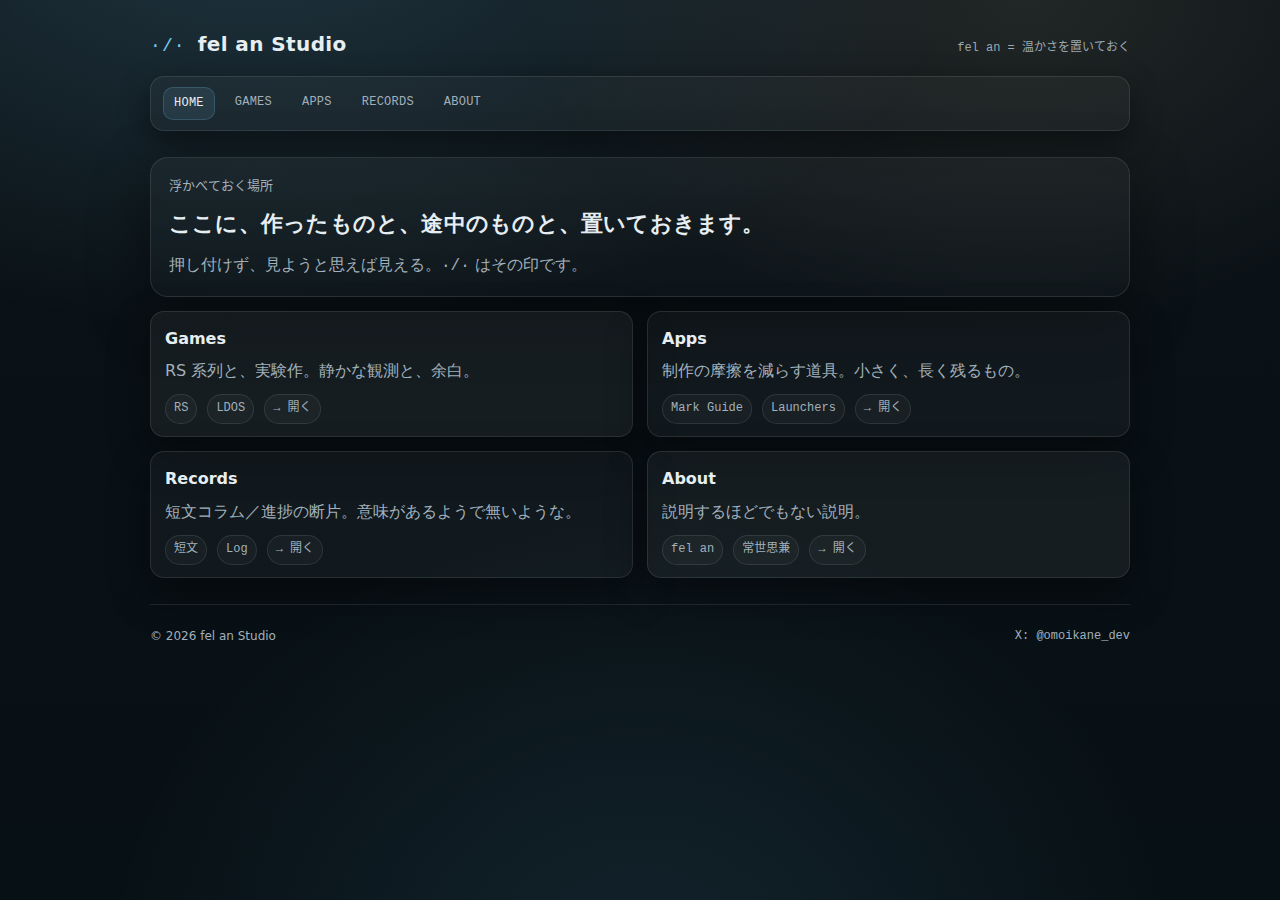
<file: index.html>
<!doctype html>
<html lang="ja">
<head>
  <meta charset="utf-8" />
  <meta name="viewport" content="width=device-width, initial-scale=1" />
  <title>HOME · fel an Studio</title>
  <meta name="description" content="fel an Studio の入口" />
  <link rel="stylesheet" href="./style.css" />
</head>
<body>
  <header class="wrap site">
    <div class="brand">
      <div class="mark">·/·</div>
      <h1>fel an Studio</h1>
      <div class="tag mono">fel an = 温かさを置いておく</div>
    </div>
    <div data-common-nav></div>
  </header>

  <main class="wrap">
    <section class="hero">
  <p class="title">浮かべておく場所</p>
  <h2>ここに、作ったものと、途中のものと、置いておきます。</h2>
  <p>押し付けず、見ようと思えば見える。<span class="mono">·/·</span> はその印です。</p>
  
</section>

<section class="grid">
  <article class="card">
    <h3>Games</h3>
    <p>RS 系列と、実験作。静かな観測と、余白。</p>
    <div class="meta">
      <span class="pill">RS</span>
      <span class="pill">LDOS</span>
      <a href="games.html" class="pill">→ 開く</a>
    </div>
  </article>

  <article class="card soft">
    <h3>Apps</h3>
    <p>制作の摩擦を減らす道具。小さく、長く残るもの。</p>
    <div class="meta">
      <span class="pill">Mark Guide</span>
      <span class="pill">Launchers</span>
      <a href="apps.html" class="pill">→ 開く</a>
    </div>
  </article>

  <article class="card soft">
    <h3>Records</h3>
    <p>短文コラム／進捗の断片。意味があるようで無いような。</p>
    <div class="meta">
      <span class="pill">短文</span>
      <span class="pill">Log</span>
      <a href="records.html" class="pill">→ 開く</a>
    </div>
  </article>

  <article class="card">
    <h3>About</h3>
    <p>説明するほどでもない説明。</p>
    <div class="meta">
      <span class="pill">fel an</span>
      <span class="pill">常世思兼</span>
      <a href="about.html" class="pill">→ 開く</a>
    </div>
  </article>
</section>

  </main>

  <footer class="wrap">
    <div class="footline">
      <small>© <span id="y"></span> fel an Studio</small>
      <small class="mono">X: <a href="https://x.com/tokoyo_omoikane" target="_blank" rel="noopener noreferrer">@omoikane_dev</a></small>
    </div>
  </footer>

  <script>document.getElementById("y").textContent = new Date().getFullYear();</script>
  <script src="./assets/nav.js"></script>
</body>
</html>
</file>
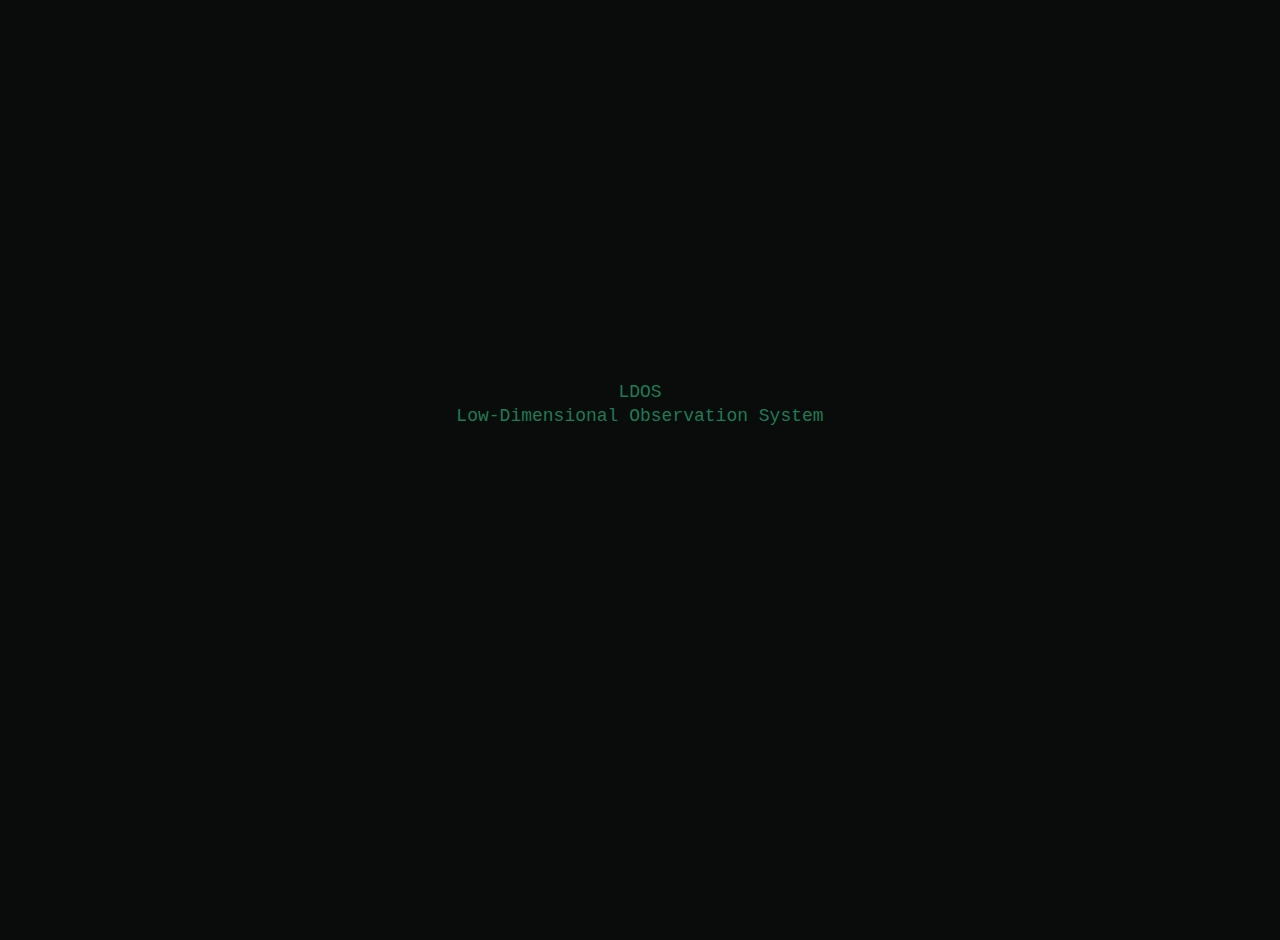
<file: games/ldos/index.html>
<!DOCTYPE html>
<html lang="ja">
<head>
    <meta charset="UTF-8">
    <title>LDOS</title>
    <style>
        body {
            background-color: #090C0B;
            color: #1F7A55;
            font-family: 'Ubuntu Mono', 'Cascadia Code', 'Courier New', monospace;
            font-size: 18px; 
            margin: 0;
            padding: 20px;
            display: flex;
            flex-direction: column;
            height: 100vh;
            overflow: hidden;
            line-height: 1.3;
        }

        /* ヘッダーのレイアウト固定 */
        .sys-header { 
            display: grid;
            grid-template-columns: 220px 1fr auto; 
            align-items: center;
            margin-bottom: 10px;
            opacity: 0.8;
            border-bottom: 1px solid #165e3d;
            padding-bottom: 10px;
        }

        .guide-plate { font-size: 0.8em; opacity: 0.5; }

        .directory { display: flex; gap: 20px; }
        .dir-item { cursor: default; }
        .active-dir { font-weight: bold; border-left: 2px solid #26A269; border-right: 2px solid #26A269; padding: 0 8px; }
        
        #main-container { display: flex; flex-grow: 1; overflow: hidden; }
        
        /* 物理的な面合わせ：左パネル幅を固定 */
        #left-panel { width: 550px; border-right: 1px solid #1F7A55; padding-right: 20px; flex-shrink: 0; }
        #right-panel { flex-grow: 1; padding-left: 30px; white-space: pre; }
        
        #startup-console { white-space: pre; font-size: 18px; }
        .cursor-blink {
            display: inline-block; width: 10px; height: 18px;
            background-color: #1F7A55; animation: blink 1s step-end infinite;
            vertical-align: middle;
        }
        @keyframes blink { 0%, 49% { opacity: 1; } 50%, 100% { opacity: 0; } }
        .selected-universe { background-color: rgba(38,162,105,0.10); }

        /* Color roles (Gen1) */
        #sys-label { color: #6F8F82; }
        #res-indicator { color: #6F8F82; border-color: #1F7A55; }
        .guide-plate { border: 1px solid #1F7A55; color: #6F8F82; }
        #universe-list { white-space: pre; font-size: 16px; line-height: 1.25; }
        .u-meta, .u-val, .u-var, .u-sep { color: #1F7A55; }
        .u-unit, .u-hint, .u-dim { color: #6F8F82; }
        .u-log { color: #26A269; }
        #right-panel { color: #26A269; }
    
</style>
</head>
<body>
    <div id="boot-screen" style="white-space: pre; position: absolute; top: 45%; left: 50%; transform: translate(-50%, -50%); text-align: center; display: none;">
LDOS
Low-Dimensional Observation System
    </div>

    <div id="ui-main" style="display:none;">
        <div class="sys-header">
            <div id="sys-label">LDOS v0.4.0 — Gen1</div>
            <div id="res-indicator" class="guide-plate">SCAN: [||||||||||]  SYNC: OPTIMAL</div>
            <div class="directory" id="nav-dir"></div>
        </div>
        <div class="guide-plate" style="margin-bottom:15px; border-bottom: 1px solid #165e3d; padding-bottom:5px;">
            [W/S]:Select [A/D]:Dir [1/2/3]:Action [ESC]:Logoff
        </div>
        
        <div id="main-container">
            <div id="left-panel">
                <div style="opacity: 0.5; margin-bottom: 8px; font-size: 0.9em;"> ID(GEN)   VAL.        VAR:      | LIVE_LOG</div>
                <div id="universe-list"></div>
            </div>
            <div id="right-panel"></div>
        </div>
    </div>

    <div id="startup-console"></div>

    <script>
        const uiMain = document.getElementById('ui-main');
        const listEl = document.getElementById('universe-list');
        const rightEl = document.getElementById('right-panel');
        const startEl = document.getElementById('startup-console');
        const navDirEl = document.getElementById('nav-dir');
        const resEl = document.getElementById('res-indicator');

        let state = "BOOT";
        let mode = "LIVE";
        let universes = [];
        let selectedIndex = 0;
        let nextUniverseId = 1;

        // --- Log pools ---
const normalLogs = ["背景放射の微増を確認。", "量子ゆらぎが閾値を超過。", "対象領域の密度に偏りが発生。"];

// G進行を“ログの質感”で見せるための語彙プール
// G0: 通常
const g0Logs = [
    "背景放射の微増を確認。",
    "時空構造の局所的な歪曲を検知。",
    "熱分布に不均一なクラスタが形成。",
    "化学ポテンシャルの非連続的な変動を観測。",
    "狭帯域でのパルス放射が継続。"
];

// G1: DRIFT（兆候・可能性・局所）
const g1Logs = [
    "背景放射に局所的な変動が含まれている可能性。",
    "時空の整合性に軽微なずれが観測される。",
    "熱分布の境界が安定を失い始めた兆候。",
    "反応連鎖が閾値付近で停滞している可能性。",
    "観測ノイズの分離が不安定化。"
];

// G1追記ログ（後追い・追いついた/追いつけなかった感）
const g1FollowLogs = [
    "ログが遅延して合流した可能性。",
    "観測記録が後追いで到達した可能性。",
    "同期が一瞬だけ追いついた兆候。",
    "断片が遅れて混入した可能性。",
    "追跡が追いつけなかった可能性。"
];

// G2: DISCONTINUITY（断裂・欠落・途切れ）
const g2Logs = [
    "同期に不整合が",
    "観測基準が再初期化された可能性。",
    "応答が検知限界を",
    "時系列が部分的に欠落。",
    "信号の参照が不確定。"
];

const lastLogCandidates = [
    "観測対象からの応答が不確定となった可能性。",
    "局所的な同期が失われた可能性。",
    "観測基準値の維持が困難となった可能性。"
];

function getGStage(gen) {
    // しきい値は後で調整しやすいように関数化
    // G0: G < 2 / G1: 2 <= G < 5 / G2: G >= 5
    if (gen < 2) return 0;      // G0
    if (gen < 5) return 1;      // G1
    return 2;                  // G2
}

function pickLogByStage(stage, universeCount) {
    // 並列宇宙が増えるほど、G1/G2側の“揺れ”が出やすくなる（UIでは明示しない）
    const bias = Math.max(0, universeCount - 3) * 0.10; // 0, 0.10, 0.20...
    let s = stage;
    if (stage === 0 && Math.random() < bias) s = 1;
    if (stage === 1 && Math.random() < bias * 0.75) s = 2;

    let pool = g0Logs;
    if (s === 1) pool = g1Logs;
    if (s === 2) pool = g2Logs;

    let msg = pool[Math.floor(Math.random() * pool.length)];

    // G2：35%で文を途中終了（断裂・欠落の印象を強める）
    if (s === 2 && msg.length > 6 && Math.random() < 0.35) {
        const minCut = Math.max(4, Math.floor(msg.length * 0.35));
        const maxCut = Math.max(minCut + 1, Math.floor(msg.length * 0.85));
        const cut = Math.min(msg.length - 1, minCut + Math.floor(Math.random() * (maxCut - minCut + 1)));
        msg = msg.slice(0, cut);
    }
    return { msg, stage: s };
}

function formatTimestamp(stage) {
    if (stage !== 2) {
        const ts = (performance.now() / 1000).toFixed(1);
        return `T+${ts.padStart(6, '0')}`;
    }
    // G2：45%程度で崩す（“同期ずれ/断裂”として見せる）
    if (Math.random() < 0.45) {
        const forms = ["T+???.-", "T+210~", "T+--.-", "T+???.?"];
        return forms[Math.floor(Math.random() * forms.length)];
    }
    const ts = (performance.now() / 1000).toFixed(1);
    return `T+${ts.padStart(6, '0')}`;
}

function nextLogDelayMs(stage) {
    // Gが進むほどログ間隔が不安定になる（UIには出さない）
    if (stage === 0) return 6000 + Math.random() * 9000;    // 6–15s（現行相当）
    if (stage === 1) return 7000 + Math.random() * 15000;   // 7–22s
    return 10000 + Math.random() * 26000;                  // 10–36s
}


    async function boot() {
            document.getElementById('boot-screen').style.display = "block";
            await new Promise(r => setTimeout(r, 2000));
            document.getElementById('boot-screen').style.display = "none";
            startLogin();
        }

        async function startLogin() {
            state = "LOGIN";
            startEl.innerHTML = "LOGIN: <span class='cursor-blink'></span>\n";
            for (let l of ["CONNECTING...", "SYNCING...", "LDOS::READY."]) {
                await new Promise(r => setTimeout(r, 600));
                startEl.innerText += l + "\n";
            }
            generateNewUniverse();
            setTimeout(enterMain, 800);
        }

        function enterMain() {
            state = "MAIN";
            startEl.style.display = "none";
            uiMain.style.display = "block";
            update();
            setInterval(tick, 2500); // 進行スピードを大幅に低下 (1s -> 2.5s)
            setInterval(autoExpandAndDecay, 12000); // 生成・消失判定もゆったりと
        }

        function tick() {
            if (state !== "MAIN") return;
            const count = universes.length;
            universes.forEach(u => {
                // 解像度低下による数値のフリーズ再現
                let errorRate = Math.max(0, (count - 4) * 0.15);
                if (Math.random() > errorRate) {
                    u.val += (Math.random() - 0.5) * 0.01;
                    u.var = ((Math.random() - 0.5) * 0.05).toFixed(2);
                }
                
                                // ログ更新（G進行を“質感”で見せる）
                // nextLogAt は各宇宙ごとにスケジューリングされる
                if (u.nextLogAt == null) {
                    u.nextLogAt = performance.now() + (5000 + Math.random() * 15000);
                }
                if (performance.now() >= u.nextLogAt) {
    const stage = getGStage(u.gen);
    const picked = pickLogByStage(stage, count);
    u.lastLog = picked.msg;

    const ts = formatTimestamp(picked.stage);
    u.history.unshift(`[${ts}] ${u.lastLog}`);
    if (u.history.length > 20) u.history.pop();

    // G1：低確率で“追記ログ”（後追いで1行だけ混ざる）
    if (picked.stage === 1 && Math.random() < 0.08) {
        const delay = 1200 + Math.random() * 2200; // 1.2–3.4s
        setTimeout(() => {
            if (state !== "MAIN") return;
            if (!universes.includes(u)) return;
            const follow = g1FollowLogs[Math.floor(Math.random() * g1FollowLogs.length)];
            u.lastLog = follow;
            const ts2 = formatTimestamp(1); // G1はタイムスタンプ正常
            u.history.unshift(`[${ts2}] ${u.lastLog}`);
            if (u.history.length > 20) u.history.pop();
            update();
        }, delay);
    }

    u.nextLogAt = performance.now() + nextLogDelayMs(picked.stage);
}
            });
            update();
        }

        function autoExpandAndDecay() {
            if (state !== "MAIN") return;

            // 消失判定ロジック (三段階モデル)
            for (let i = universes.length - 1; i >= 0; i--) {
                const u = universes[i];
                const roll = Math.random();

                // 第三段階：スロット消失 (確率は低め、飛び級あり)
                if (roll < 0.05) {
                    universes.splice(i, 1);
                    if (selectedIndex >= universes.length) selectedIndex = Math.max(0, universes.length - 1);
                    continue;
                }

                // 第二段階：Gリセット (断絶)
                if (roll < 0.15) {
                    const hasLastLog = Math.random() < 0.65; // 約65%で最後のログが残る（約35%は残らない）
                    if (hasLastLog) {
                        u.lastLog = lastLogCandidates[Math.floor(Math.random() * lastLogCandidates.length)];
                    }
                    setTimeout(() => {
                        u.gen = 1;
                        u.history = hasLastLog ? [`[T+---] ${u.lastLog}`, `[T+000.0] 観測基準が再初期化された可能性。`] : [`[T+000.0] 観測基準が再初期化された可能性。`];
                        u.val = 1.0;
                        u.nextLogAt = performance.now() + (8000 + Math.random() * 20000);
                    }, 2000);
                    continue;
                }

                // 第一段階：G継承 (劣化の兆候)
                if (Math.random() < 0.4) {
                    u.gen++;
                    u.lastLog = lastLogCandidates[Math.floor(Math.random() * lastLogCandidates.length)];
                    u.nextLogAt = performance.now() + nextLogDelayMs(getGStage(u.gen));
                }
            }

            if (universes.length < 5 && Math.random() < 0.4) generateNewUniverse();
        }

        function generateNewUniverse() {
            const newId = String(nextUniverseId++).padStart(2, '0');
            universes.push({
                id: newId, gen: 1, val: 1.0, var: 0.0, 
                lastLog: "観測層の確立を確認。", 
                history: [`[T+000.0] 初期条件が展開された。`],
                nextLogAt: performance.now() + (5000 + Math.random() * 15000)
            });
        }

        function update() {
            if (state !== "MAIN") return;
            const count = universes.length;

            // SCANインジケーター更新
            const scanBars = "|".repeat(Math.max(0, 10 - count)) + ".".repeat(Math.min(10, count));
            const syncStatus = count > 6 ? "UNSTABLE" : (count > 4 ? "DEGRADED" : "OPTIMAL");
            resEl.innerText = `SCAN: [${scanBars}]  SYNC: ${syncStatus}`;

            listEl.innerHTML = universes.map((u, i) => {
                const vStr = (count > 6 && Math.random() < 0.2) ? "0.00e+00" : u.val.toExponential(2);
                const varStr = (u.var >= 0 ? "+" : "") + u.var + "%";
                const cursor = (i === selectedIndex) ? ">" : " ";
                const className = (i === selectedIndex) ? "selected-universe" : "";
                return `<div class="${className}">${cursor} <span class="u-id">${u.id}</span><span class="u-meta">(G${String(u.gen).padStart(2, '0')})</span>   <span class="u-val">${vStr.padEnd(10)}</span>  <span class="u-var">${varStr.padStart(7)}</span>  <span class="u-sep">|</span> <span class="u-log">${u.lastLog}</span></div>`;
            }).join("");

            const u = universes[selectedIndex] || {id:"--", gen:0, val:0, var:0, history:[]};
            if (mode === "LIVE") {
                rightEl.innerText = `\n[ LIVE_FEED ]\n\n>> ${u.lastLog}\n\n(Monitoring active stream...)`;
            } else if (mode === "MONITOR") {
                rightEl.innerText = `
[ TARGET_INFO ]
ID: ${u.id}(G${String(u.gen).padStart(2, '0')})
CURRENT_VAL: ${u.val.toFixed(8)}
VARIATION:   ${u.var}%
-------------------------------
[ LOG_HISTORY ]
${u.history.slice(0,12).join("\n")}`;
            } else {
                rightEl.innerText = `\n[ ${mode} ]\n\nLAYER_UNAVAILABLE.`;
            }
            
            const dirs = ["LIVE", "MONITOR", "PROTOCOLS", "SETTINGS"];
            navDirEl.innerHTML = dirs.map(d => `<span class="dir-item ${mode===d?'active-dir':''}">${mode===d?'['+d+']':d}</span>`).join(" ");
        }

        window.addEventListener('keydown', (e) => {
            if (state !== "MAIN") return;
            const k = e.key.toUpperCase();
            if (k === "D") mode = ["LIVE", "MONITOR", "PROTOCOLS", "SETTINGS"][(["LIVE", "MONITOR", "PROTOCOLS", "SETTINGS"].indexOf(mode) + 1) % 4];
            if (k === "A") mode = ["LIVE", "MONITOR", "PROTOCOLS", "SETTINGS"][(["LIVE", "MONITOR", "PROTOCOLS", "SETTINGS"].indexOf(mode) - 1 + 4) % 4];
            if (k === "W") selectedIndex = (selectedIndex - 1 + universes.length) % universes.length;
            if (k === "S") selectedIndex = (selectedIndex + 1) % universes.length;
            update();
        });

        boot();
    </script>
</body>
</html>
</file>
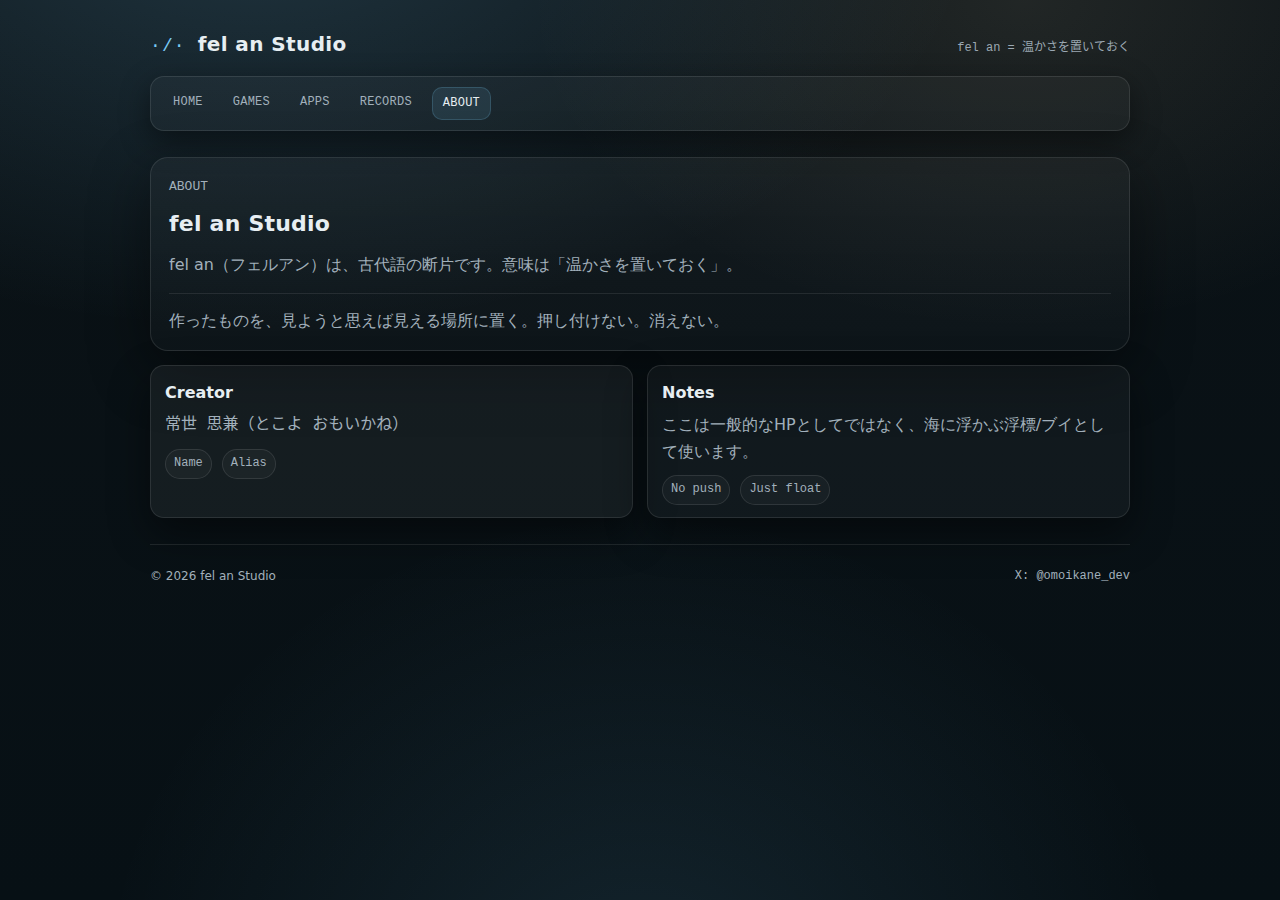
<file: about.html>
<!doctype html>
<html lang="ja">
<head>
  <meta charset="utf-8" />
  <meta name="viewport" content="width=device-width, initial-scale=1" />
  <title>ABOUT · fel an Studio</title>
  <meta name="description" content="この場所について" />
  <link rel="stylesheet" href="./style.css" />
</head>
<body>
  <header class="wrap site">
    <div class="brand">
      <div class="mark">·/·</div>
      <h1>fel an Studio</h1>
      <div class="tag mono">fel an = 温かさを置いておく</div>
    </div>
    <div data-common-nav></div>
  </header>

  <main class="wrap">
    <section class="hero">
  <p class="title">ABOUT</p>
  <h2>fel an Studio</h2>
  <p>fel an（フェルアン）は、古代語の断片です。意味は「温かさを置いておく」。</p>
  <hr class="sep" />
  <p>作ったものを、見ようと思えば見える場所に置く。押し付けない。消えない。</p>
</section>

<section class="grid">
  <article class="card">
    <h3>Creator</h3>
    <p class="mono">常世 思兼（とこよ おもいかね）</p>
    <div class="meta">
      <span class="pill">Name</span>
      <span class="pill">Alias</span>
    </div>
  </article>

  <article class="card soft">
    <h3>Notes</h3>
    <p>ここは一般的なHPとしてではなく、海に浮かぶ浮標/ブイとして使います。</p>
    <div class="meta">
      <span class="pill">No push</span>
      <span class="pill">Just float</span>
    </div>
  </article>
</section>

  </main>

  <footer class="wrap">
    <div class="footline">
      <small>© <span id="y"></span> fel an Studio</small>
      <small class="mono">X: <a href="https://x.com/tokoyo_omoikane" target="_blank" rel="noopener noreferrer">@omoikane_dev</a></small>
    </div>
  </footer>

  <script>document.getElementById("y").textContent = new Date().getFullYear();</script>
  <script src="./assets/nav.js"></script>
</body>
</html>
</file>
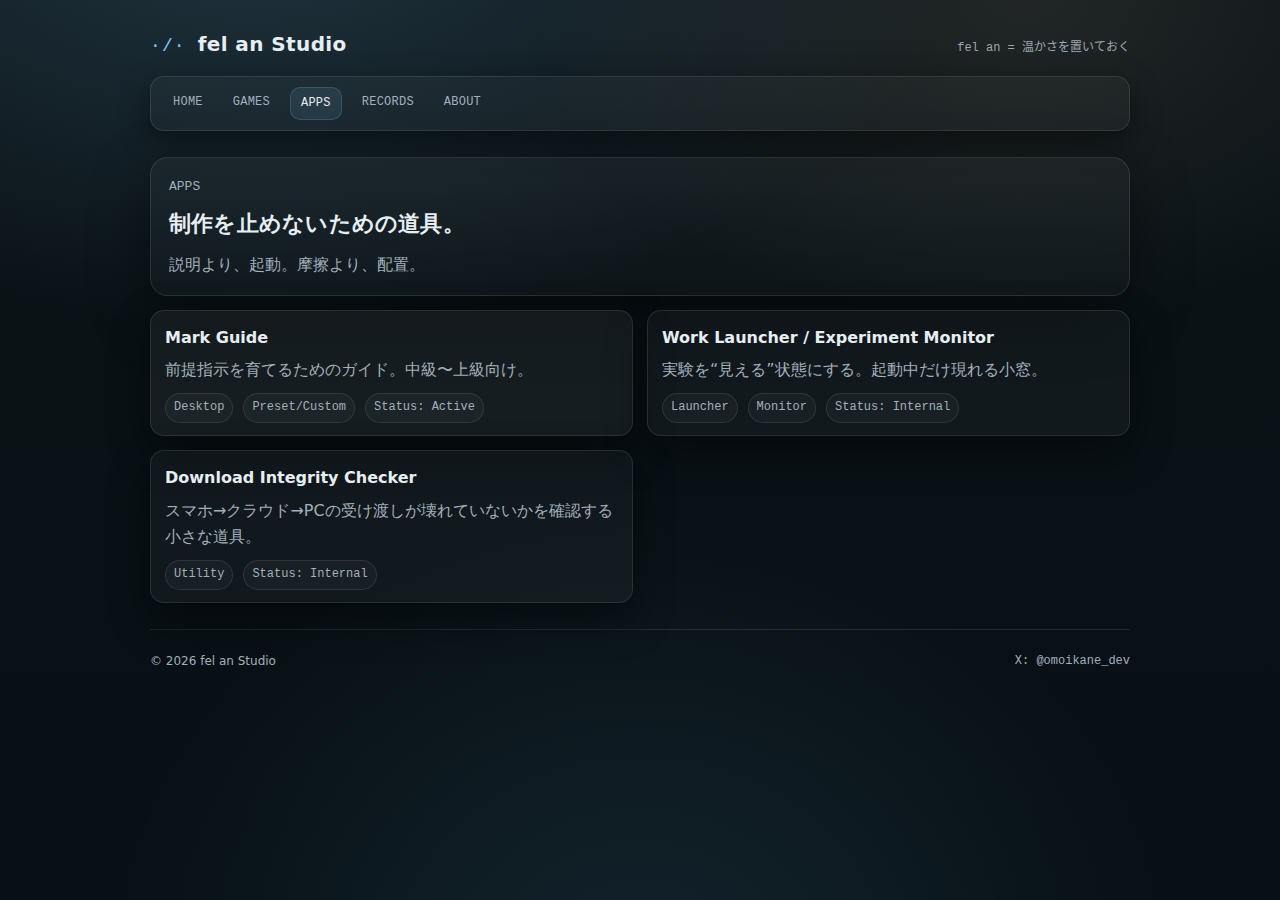
<file: apps.html>
<!doctype html>
<html lang="ja">
<head>
  <meta charset="utf-8" />
  <meta name="viewport" content="width=device-width, initial-scale=1" />
  <title>APPS · fel an Studio</title>
  <meta name="description" content="アプリ一覧" />
  <link rel="stylesheet" href="./style.css" />
</head>
<body>
  <header class="wrap site">
    <div class="brand">
      <div class="mark">·/·</div>
      <h1>fel an Studio</h1>
      <div class="tag mono">fel an = 温かさを置いておく</div>
    </div>
    <div data-common-nav></div>
  </header>

  <main class="wrap">
    <section class="hero">
  <p class="title">APPS</p>
  <h2>制作を止めないための道具。</h2>
  <p>説明より、起動。摩擦より、配置。</p>
</section>

<section class="grid">
  <article class="card">
    <h3>Mark Guide</h3>
    <p>前提指示を育てるためのガイド。中級〜上級向け。</p>
    <div class="meta">
      <span class="pill">Desktop</span>
      <span class="pill">Preset/Custom</span>
      <span class="pill">Status: Active</span>
    </div>
  </article>

  <article class="card soft">
    <h3>Work Launcher / Experiment Monitor</h3>
    <p>実験を“見える”状態にする。起動中だけ現れる小窓。</p>
    <div class="meta">
      <span class="pill">Launcher</span>
      <span class="pill">Monitor</span>
      <span class="pill">Status: Internal</span>
    </div>
  </article>

  <article class="card soft">
    <h3>Download Integrity Checker</h3>
    <p>スマホ→クラウド→PCの受け渡しが壊れていないかを確認する小さな道具。</p>
    <div class="meta">
      <span class="pill">Utility</span>
      <span class="pill">Status: Internal</span>
    </div>
  </article>
</section>

  </main>

  <footer class="wrap">
    <div class="footline">
      <small>© <span id="y"></span> fel an Studio</small>
      <small class="mono">X: <a href="https://x.com/tokoyo_omoikane" target="_blank" rel="noopener noreferrer">@omoikane_dev</a></small>
    </div>
  </footer>

  <script>document.getElementById("y").textContent = new Date().getFullYear();</script>
  <script src="./assets/nav.js"></script>
</body>
</html>
</file>
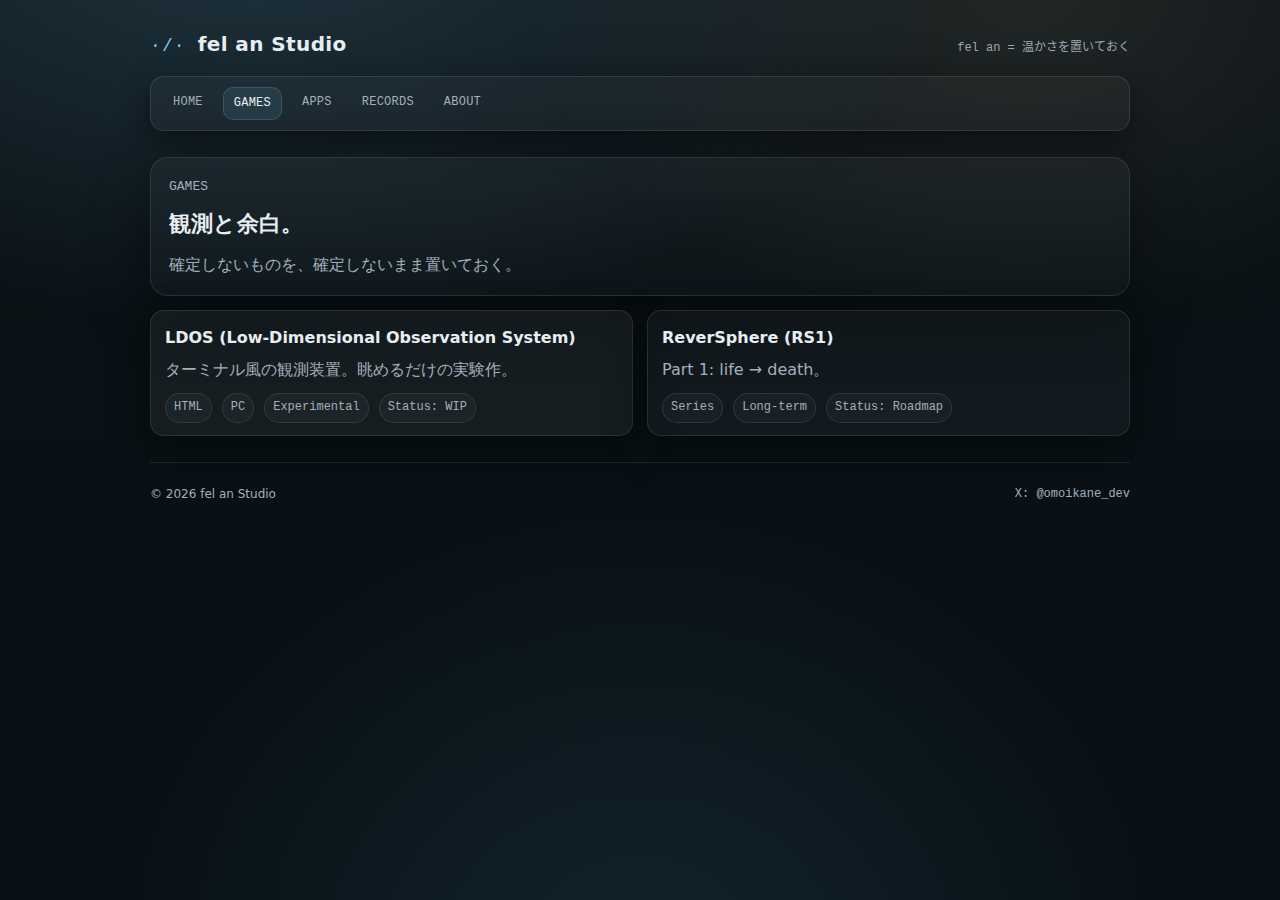
<file: games.html>
<!doctype html>
<html lang="ja">
<head>
  <meta charset="utf-8" />
  <meta name="viewport" content="width=device-width, initial-scale=1" />
  <title>GAMES · fel an Studio</title>
  <meta name="description" content="ゲーム一覧" />
  <link rel="stylesheet" href="./style.css" />
</head>
<body>
  <header class="wrap site">
    <div class="brand">
      <div class="mark">·/·</div>
      <h1>fel an Studio</h1>
      <div class="tag mono">fel an = 温かさを置いておく</div>
    </div>
    <div data-common-nav></div>
  </header>

  <main class="wrap">
    <section class="hero">
  <p class="title">GAMES</p>
  <h2>観測と余白。</h2>
  <p>確定しないものを、確定しないまま置いておく。</p>
</section>

<section class="grid">
  <article class="card">
    <h3>LDOS (Low-Dimensional Observation System)</h3>
    <p>ターミナル風の観測装置。眺めるだけの実験作。</p>
    <div class="meta">
      <span class="pill">HTML</span>
      <span class="pill">PC</span>
      <span class="pill">Experimental</span>
      <span class="pill">Status: WIP</span>
    </div>
  </article>

  <article class="card soft">
    <h3>ReverSphere (RS1)</h3>
    <p>Part 1: life → death。</p>
    <div class="meta">
      <span class="pill">Series</span>
      <span class="pill">Long-term</span>
      <span class="pill">Status: Roadmap</span>
    </div>
  </article>
</section>

  </main>

  <footer class="wrap">
    <div class="footline">
      <small>© <span id="y"></span> fel an Studio</small>
      <small class="mono">X: <a href="https://x.com/tokoyo_omoikane" target="_blank" rel="noopener noreferrer">@omoikane_dev</a></small>
    </div>
  </footer>

  <script>document.getElementById("y").textContent = new Date().getFullYear();</script>
  <script src="./assets/nav.js"></script>
</body>
</html>
</file>
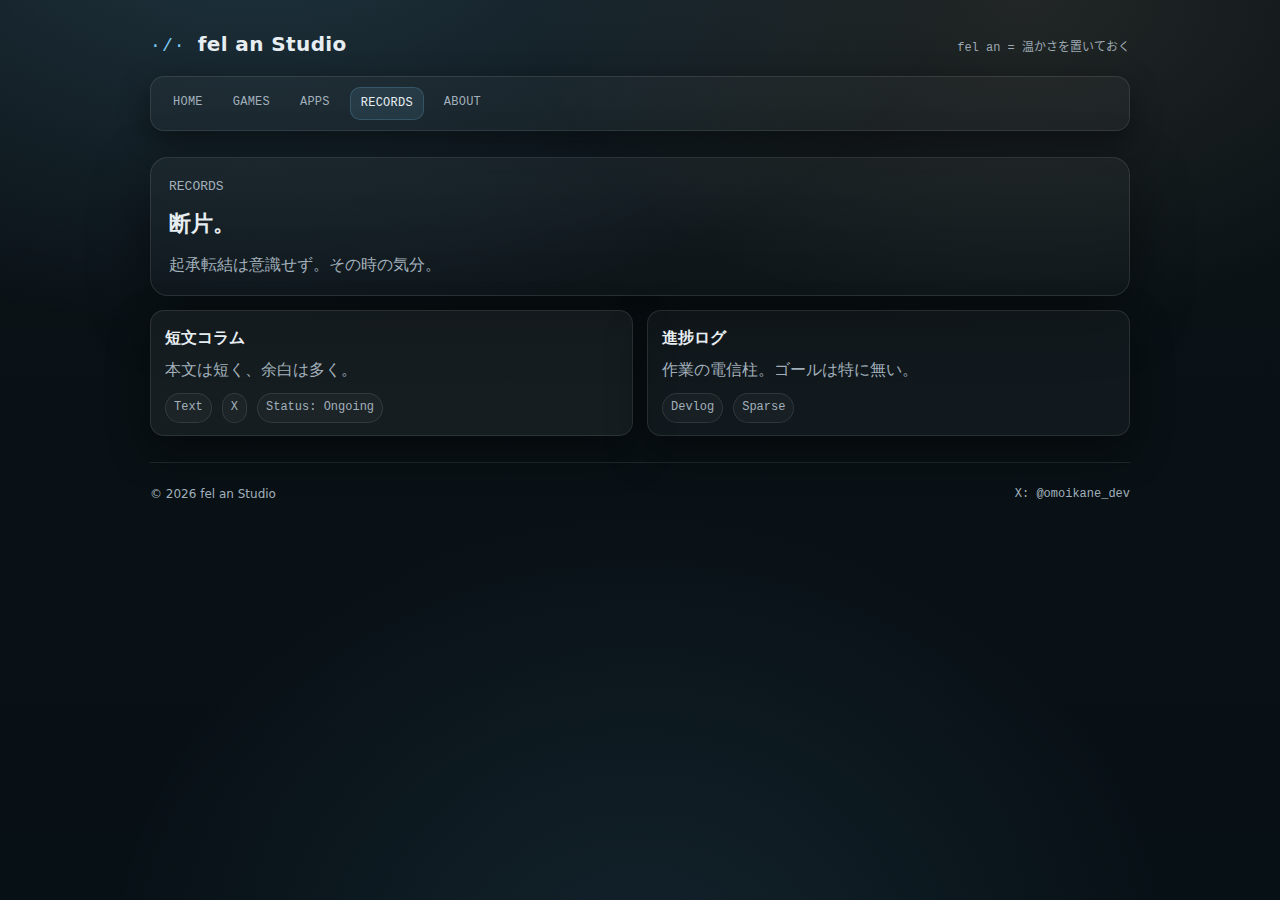
<file: records.html>
<!doctype html>
<html lang="ja">
<head>
  <meta charset="utf-8" />
  <meta name="viewport" content="width=device-width, initial-scale=1" />
  <title>RECORDS · fel an Studio</title>
  <meta name="description" content="記録" />
  <link rel="stylesheet" href="./style.css" />
</head>
<body>
  <header class="wrap site">
    <div class="brand">
      <div class="mark">·/·</div>
      <h1>fel an Studio</h1>
      <div class="tag mono">fel an = 温かさを置いておく</div>
    </div>
    <div data-common-nav></div>
  </header>

  <main class="wrap">
    <section class="hero">
  <p class="title">RECORDS</p>
  <h2>断片。</h2>
  <p>起承転結は意識せず。その時の気分。</p>
</section>

<section class="grid">
  <article class="card">
    <h3>短文コラム</h3>
    <p>本文は短く、余白は多く。</p>
    <div class="meta">
      <span class="pill">Text</span>
      <span class="pill">X</span>
      <span class="pill">Status: Ongoing</span>
    </div>
  </article>

  <article class="card soft">
    <h3>進捗ログ</h3>
    <p>作業の電信柱。ゴールは特に無い。</p>
    <div class="meta">
      <span class="pill">Devlog</span>
      <span class="pill">Sparse</span>
    </div>
  </article>
</section>

  </main>

  <footer class="wrap">
    <div class="footline">
      <small>© <span id="y"></span> fel an Studio</small>
      <small class="mono">X: <a href="https://x.com/tokoyo_omoikane" target="_blank" rel="noopener noreferrer">@omoikane_dev</a></small>
    </div>
  </footer>

  <script>document.getElementById("y").textContent = new Date().getFullYear();</script>
  <script src="./assets/nav.js"></script>
</body>
</html>
</file>
<file: style.css>
:root{
  /* Palette: "night sea" softened + a hint of warm paper (Peace-can vibe) for accents */
  --bg: #0b1216;
  --bg2:#071015;
  --fg: #e7eef2;
  --muted: #a2b0bb;
  --card: rgba(255,255,255,0.05);
  --card2: rgba(255,255,255,0.035);
  --line: rgba(255,255,255,0.10);
  --shadow: rgba(0,0,0,0.45);

  --accent: #7fd3ff;      /* sea-glow */
  --accent2:#e8d9b0;      /* warm paper */
  --danger:#ff7f7f;

  --w: 980px;
  --r: 14px;

  --mono: ui-monospace, SFMono-Regular, Menlo, Monaco, Consolas, "Liberation Mono", "Noto Sans Mono CJK JP", monospace;
  --sans: ui-sans-serif, system-ui, -apple-system, "Segoe UI", "Noto Sans JP", "Hiragino Kaku Gothic ProN", Meiryo, sans-serif;
}

*{ box-sizing:border-box; }
html,body{ height:100%; }
body{
  margin:0;
  color: var(--fg);
  font-family: var(--sans);
  line-height: 1.65;
  background:
    radial-gradient(1200px 700px at 20% -10%, rgba(127,211,255,0.18), transparent 60%),
    radial-gradient(900px 600px at 80% 0%, rgba(232,217,176,0.10), transparent 55%),
    radial-gradient(900px 800px at 50% 110%, rgba(127,211,255,0.10), transparent 60%),
    linear-gradient(180deg, var(--bg), var(--bg2));
}

a{ color: inherit; text-decoration: none; }
a:hover{ text-decoration: underline; text-decoration-color: rgba(127,211,255,0.45); }

.wrap{
  width: min(var(--w), calc(100% - 40px));
  margin: 0 auto;
}

header.site{
  padding: 28px 0 10px;
}

.brand{
  display:flex;
  align-items: baseline;
  gap: 12px;
}
.brand .mark{
  font-family: var(--mono);
  color: var(--accent);
  letter-spacing: 0.06em;
  font-size: 18px;
  opacity: 0.95;
}
.brand h1{
  margin:0;
  font-size: 20px;
  font-weight: 650;
  letter-spacing: 0.02em;
}
.brand .tag{
  margin-left:auto;
  font-family: var(--mono);
  font-size: 12px;
  color: var(--muted);
  opacity: 0.95;
}

nav.top{
  margin-top: 14px;
  display:flex;
  flex-wrap: wrap;
  gap: 10px;
  padding: 10px 12px;
  border: 1px solid var(--line);
  border-radius: var(--r);
  background: rgba(255,255,255,0.03);
  box-shadow: 0 10px 30px var(--shadow);
}

nav.top a{
  padding: 6px 10px;
  border-radius: 10px;
  color: var(--muted);
  font-family: var(--mono);
  font-size: 12px;
  letter-spacing: 0.02em;
}
nav.top a[aria-current="page"]{
  color: var(--fg);
  background: rgba(127,211,255,0.10);
  border: 1px solid rgba(127,211,255,0.18);
}
nav.top a:hover{
  color: var(--fg);
  background: rgba(255,255,255,0.04);
  text-decoration: none;
}

main{
  padding: 16px 0 26px;
}

.hero{
  border-radius: calc(var(--r) + 4px);
  border: 1px solid var(--line);
  background: linear-gradient(180deg, rgba(255,255,255,0.04), rgba(255,255,255,0.02));
  box-shadow: 0 20px 60px var(--shadow);
  padding: 18px 18px 16px;
}

.hero .title{
  font-family: var(--mono);
  font-size: 13px;
  color: var(--muted);
  margin:0 0 8px;
}
.hero h2{
  margin: 0 0 10px;
  font-size: 22px;
  letter-spacing: 0.01em;
}
.hero p{
  margin: 0;
  color: var(--muted);
}

.grid{
  display:grid;
  grid-template-columns: repeat(12, 1fr);
  gap: 14px;
  margin-top: 14px;
}
.card{
  grid-column: span 6;
  border-radius: var(--r);
  border: 1px solid var(--line);
  background: var(--card);
  box-shadow: 0 16px 40px var(--shadow);
  padding: 14px 14px 12px;
}
.card.soft{ background: var(--card2); }
.card h3{
  margin:0 0 6px;
  font-size: 16px;
}
.card p{
  margin:0 0 10px;
  color: var(--muted);
}
.card .meta{
  display:flex;
  flex-wrap: wrap;
  gap: 10px;
  align-items:center;
  margin-top: 6px;
  color: var(--muted);
  font-family: var(--mono);
  font-size: 12px;
}
.pill{
  display:inline-flex;
  align-items:center;
  gap:6px;
  padding: 4px 8px;
  border-radius: 999px;
  border: 1px solid var(--line);
  background: rgba(255,255,255,0.03);
}

hr.sep{
  border:none;
  border-top: 1px solid var(--line);
  margin: 14px 0;
  opacity: 0.9;
}

.kbd{
  font-family: var(--mono);
  font-size: 12px;
  padding: 2px 6px;
  border: 1px solid var(--line);
  border-radius: 8px;
  background: rgba(255,255,255,0.03);
  color: var(--fg);
}

footer{
  padding: 22px 0 44px;
  border-top: 1px solid var(--line);
  color: var(--muted);
}
footer .footline{
  display:flex;
  flex-wrap: wrap;
  gap: 12px;
  align-items:center;
  justify-content: space-between;
}
small{ font-size: 12px; }

.mono{ font-family: var(--mono); }

@media (max-width: 880px){
  .card{ grid-column: span 12; }
  .brand .tag{ display:none; }
}

@media (prefers-reduced-motion: reduce){
  *{ scroll-behavior: auto !important; }
}
</file>
